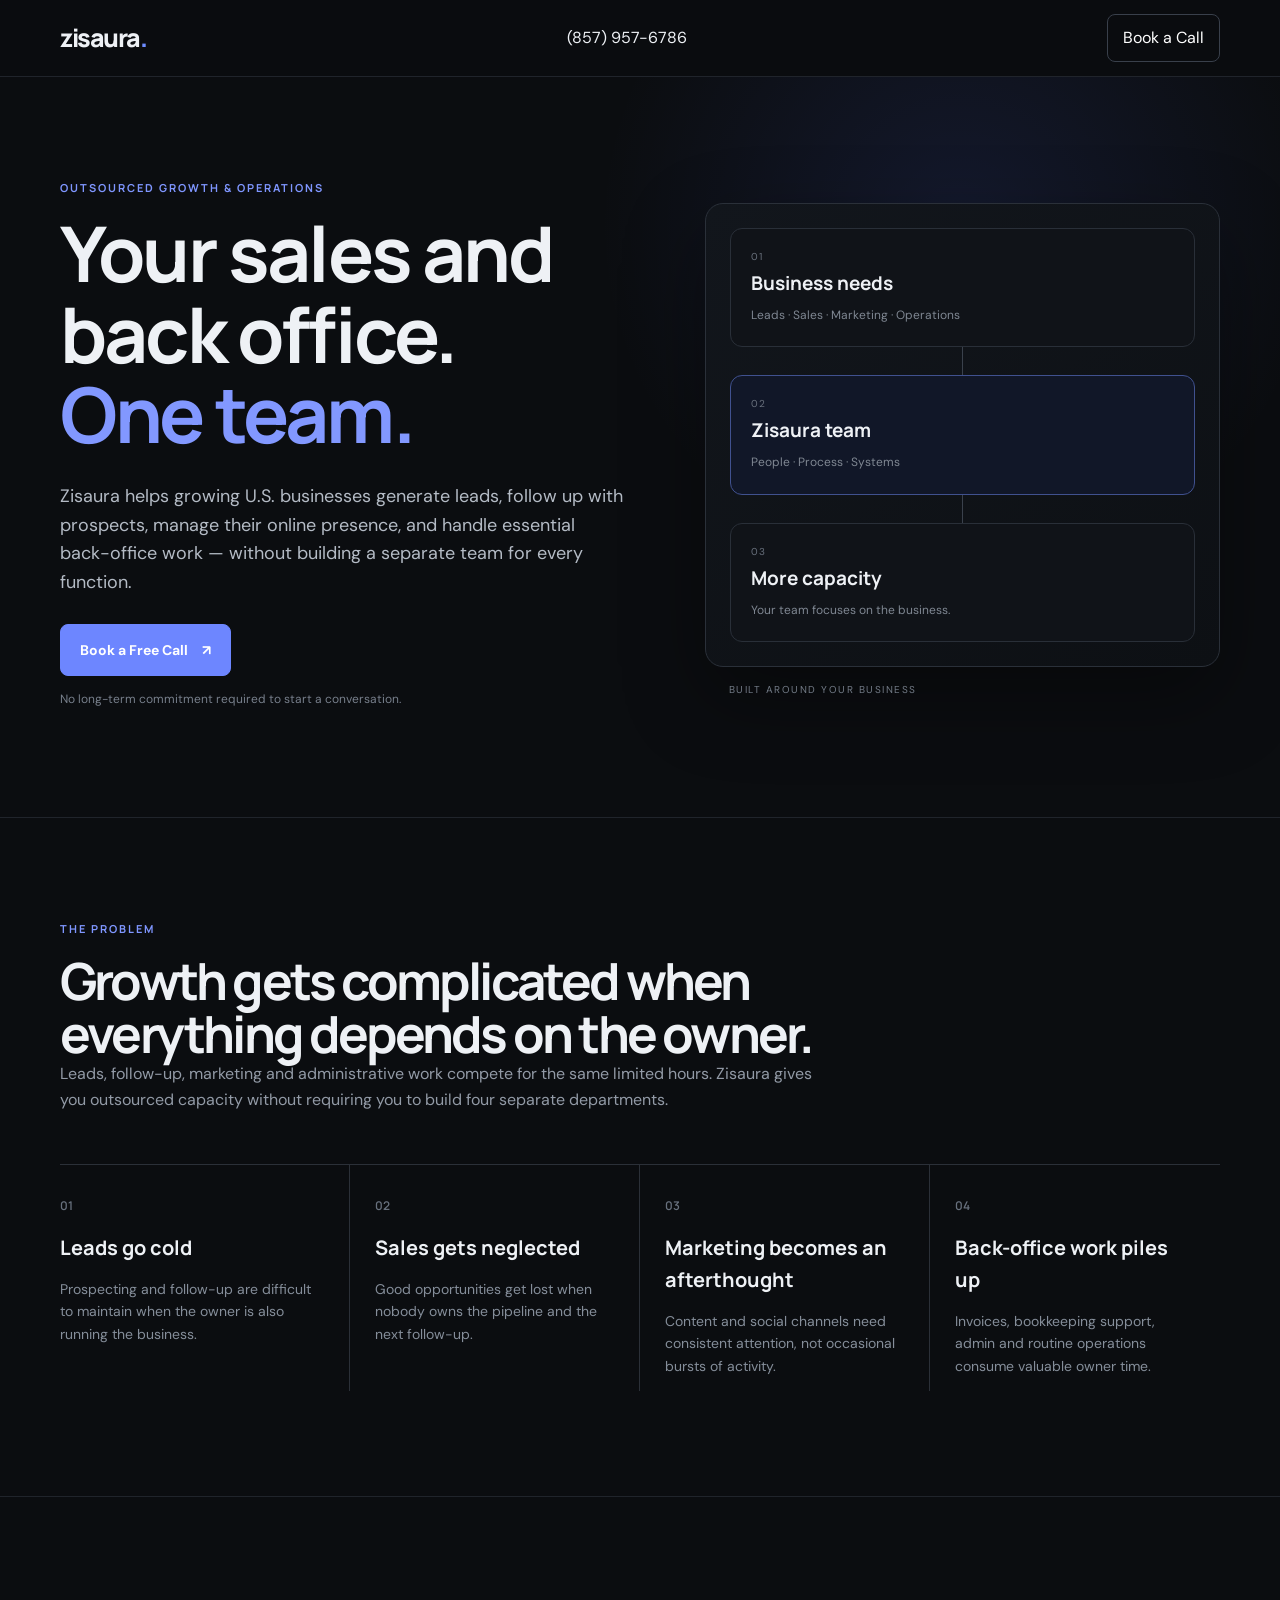
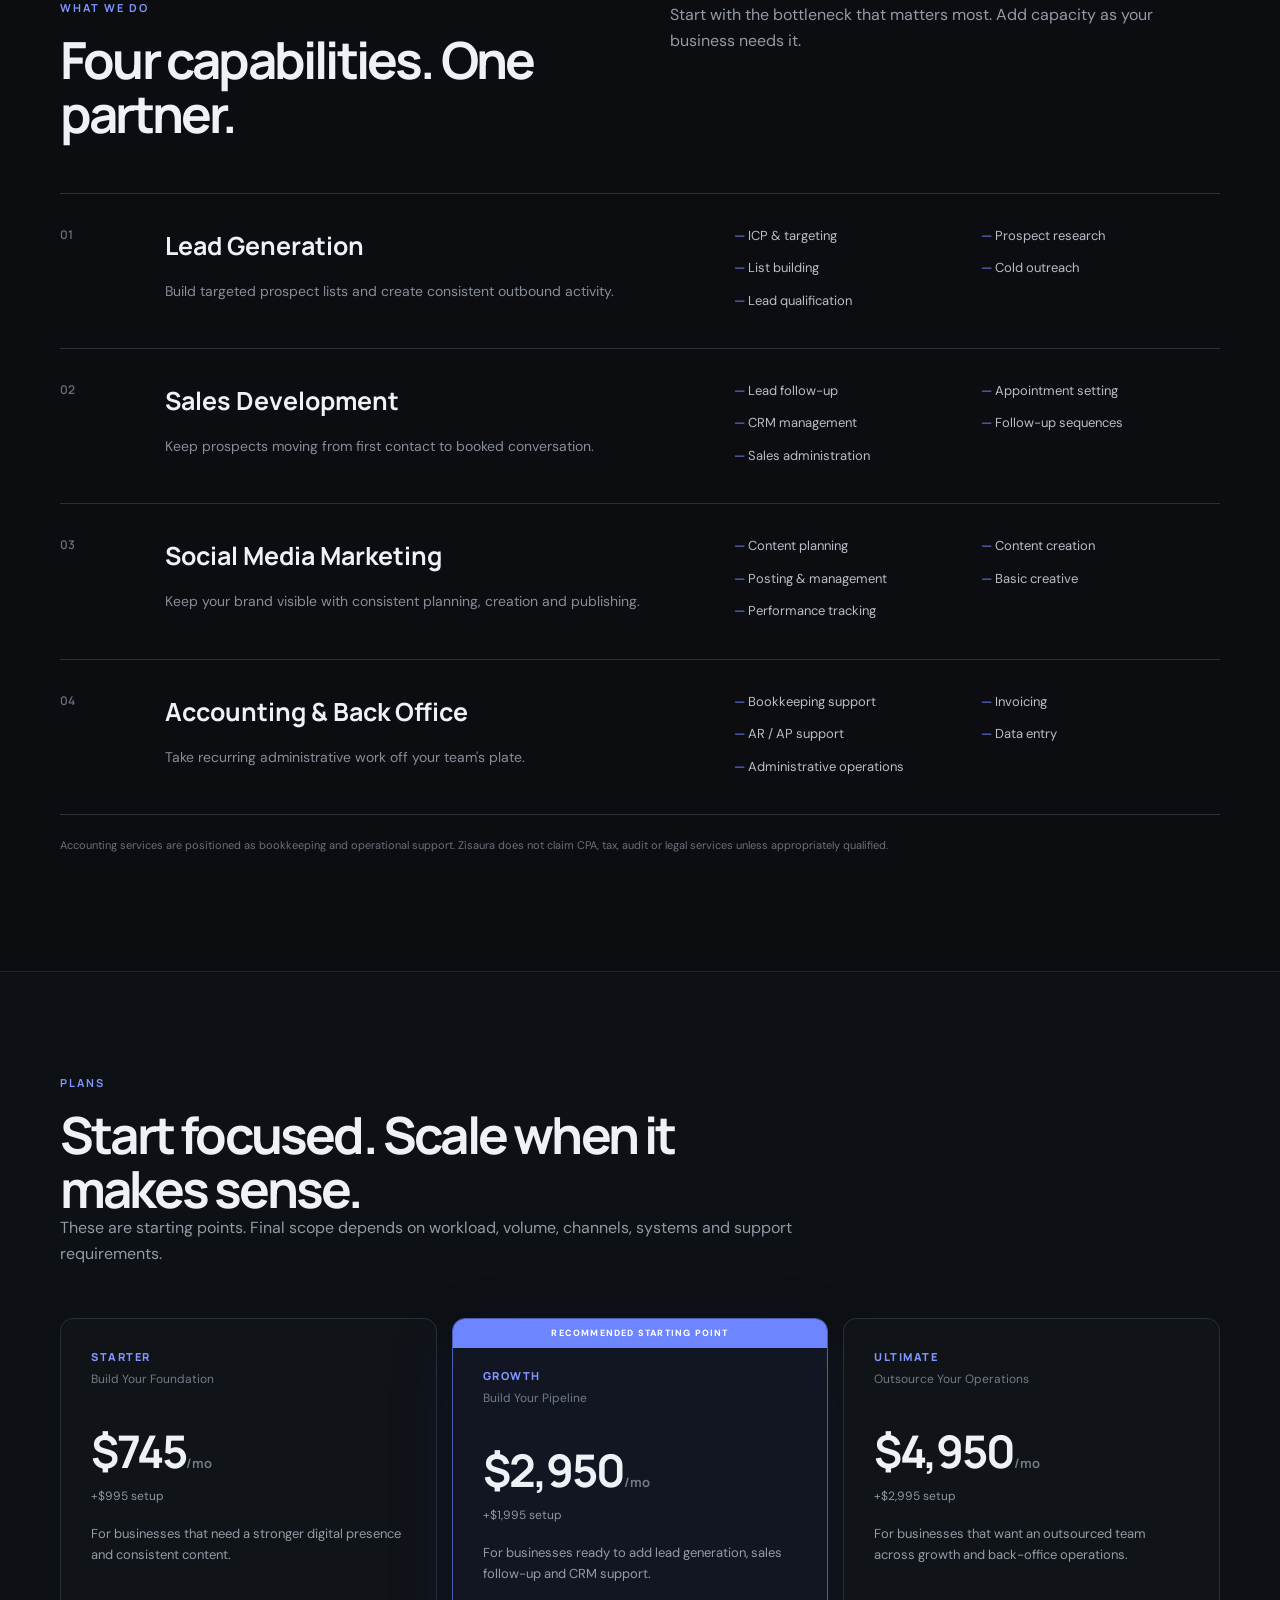
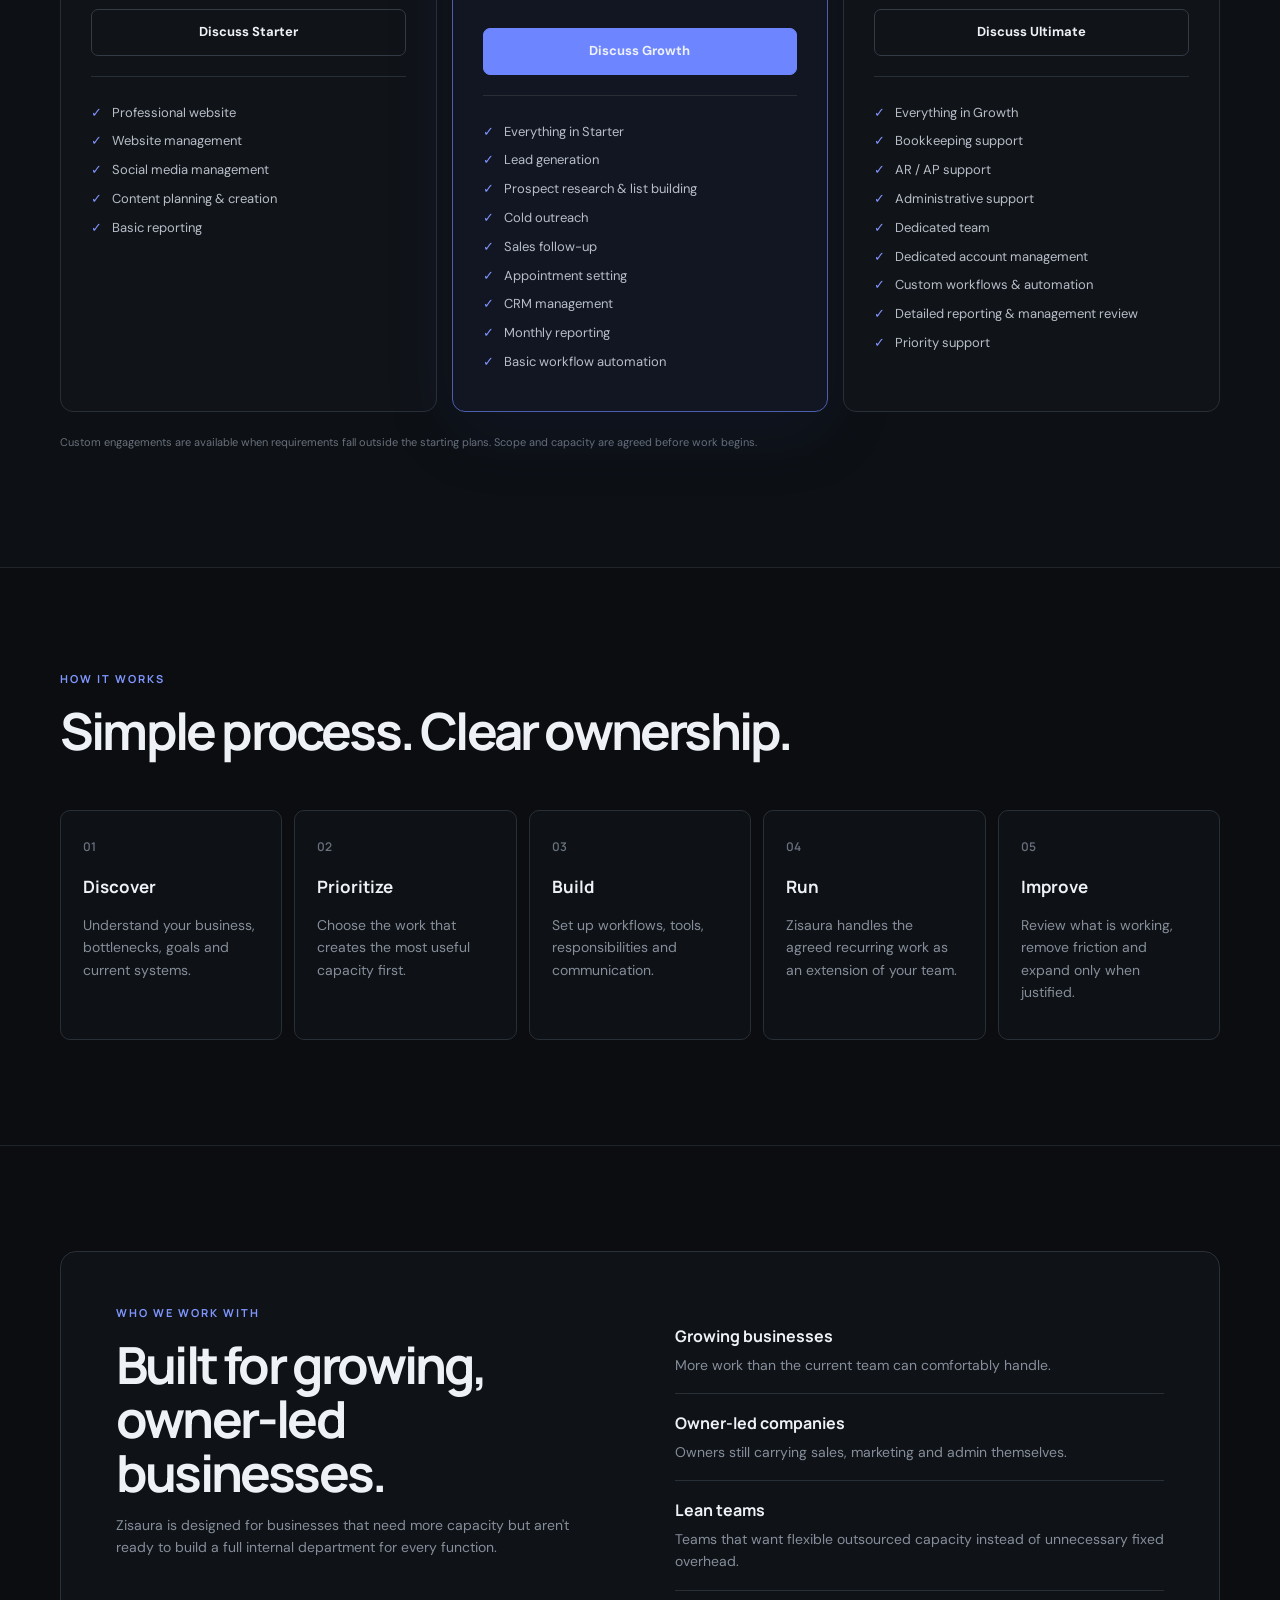
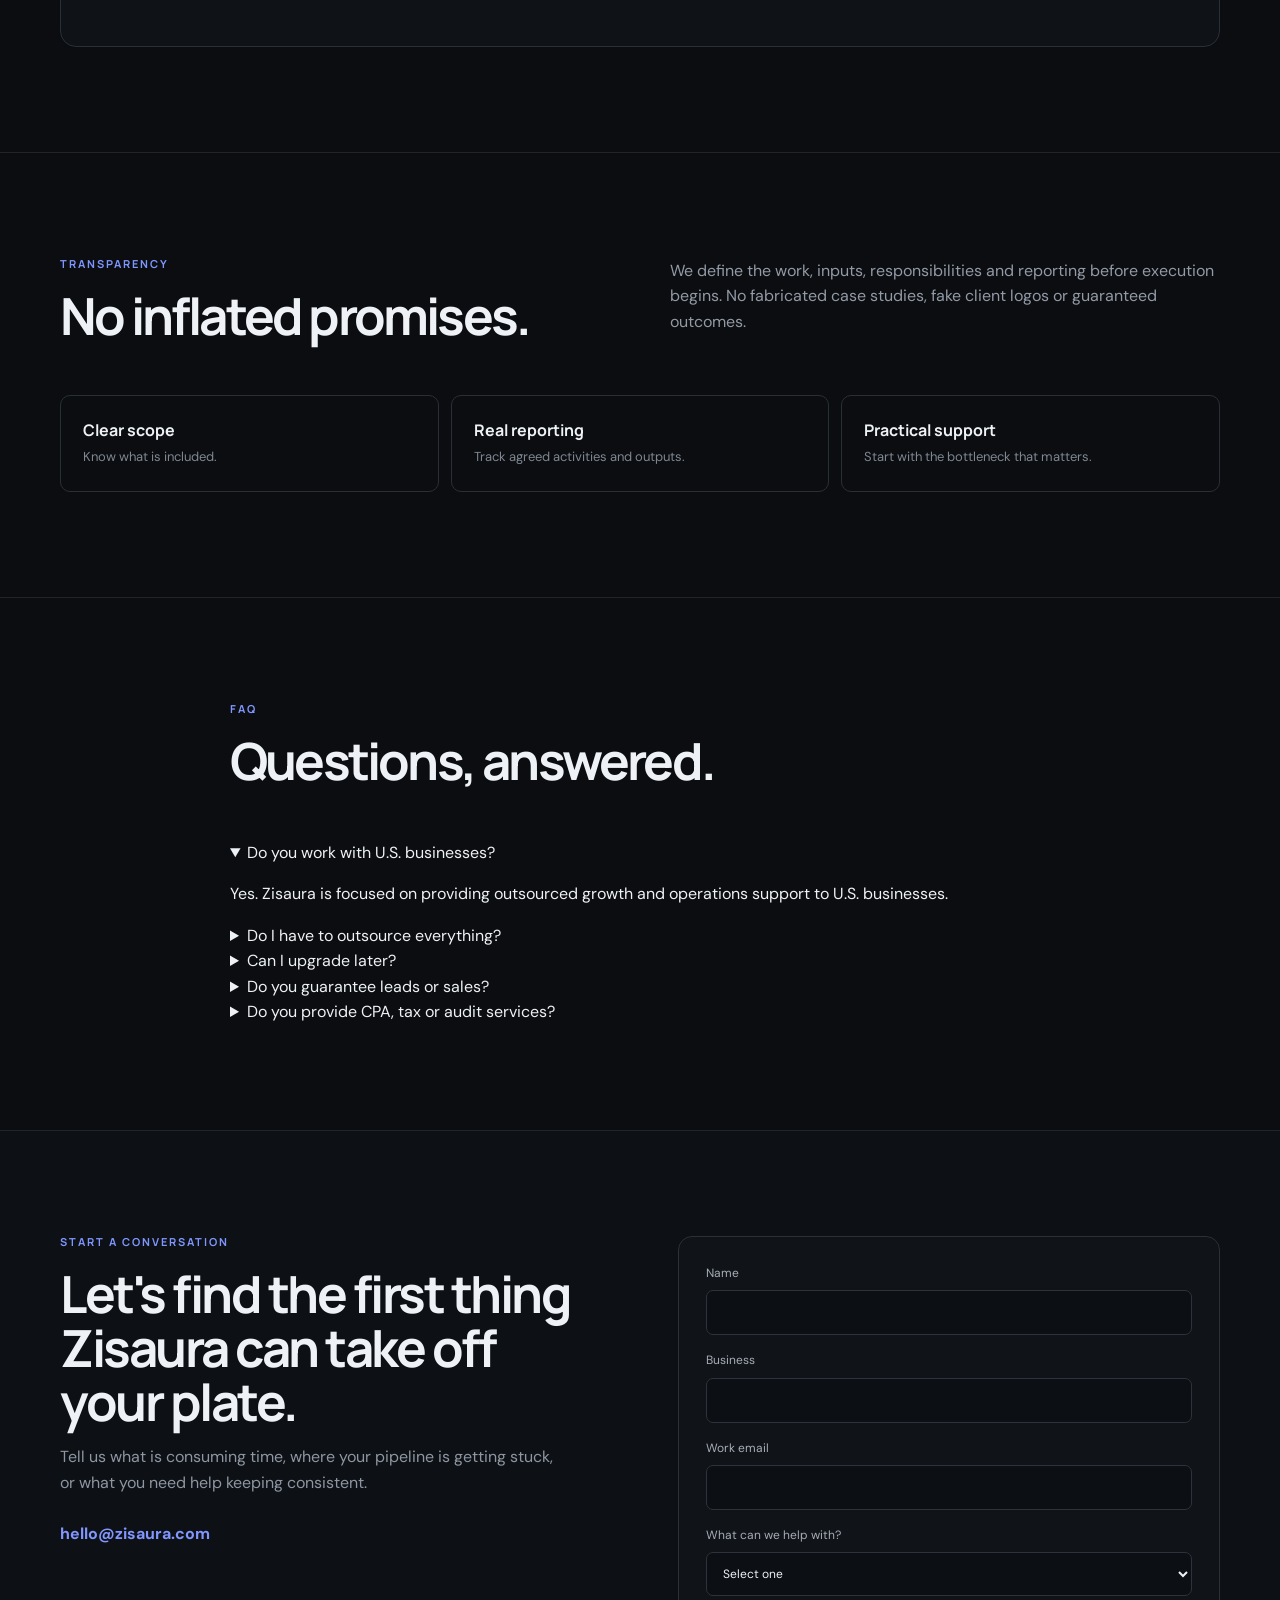
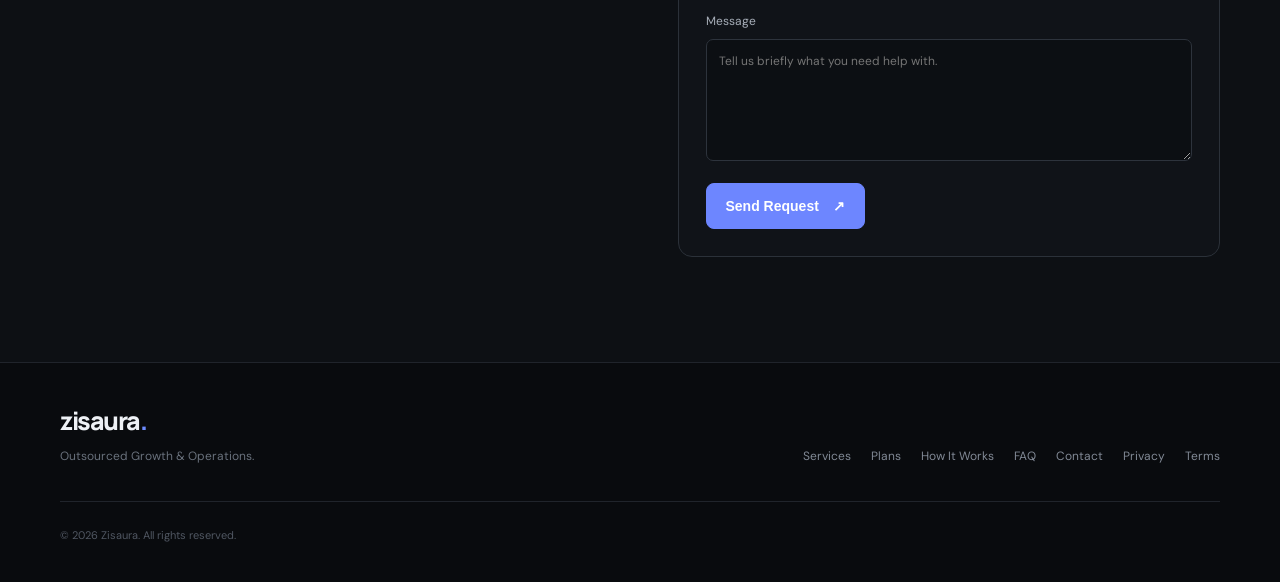
<file: index.html>
<!doctype html>
<html lang="en">
<head>
<meta charset="utf-8">
<meta name="viewport" content="width=device-width, initial-scale=1">
<meta name="description" content="Zisaura helps growing U.S. businesses with lead generation, sales follow-up, social media marketing, bookkeeping support and back-office operations.">
<title>Zisaura | Outsourced Sales, Marketing & Back-Office Support</title>
<link rel="preconnect" href="https://fonts.googleapis.com">
<link rel="icon" type="image/svg+xml" href="favicon.svg">
<link rel="icon" type="image/png" sizes="32x32" href="favicon-32x32.png">
<link rel="icon" type="image/png" sizes="16x16" href="favicon-16x16.png">
<link rel="apple-touch-icon" href="apple-touch-icon.png">
<link rel="icon" href="favicon.ico" sizes="any">
<link rel="preconnect" href="https://fonts.gstatic.com" crossorigin>
<link href="https://fonts.googleapis.com/css2?family=DM+Sans:wght@400;500;600;700&family=Manrope:wght@500;600;700;800&display=swap" rel="stylesheet">
<link rel="stylesheet" href="style.css">
</head>
<body>
<header class="site-header"><div class="container nav-wrap">
<a class="logo" href="#top">zisaura<span>.</span></a>
<button class="menu-toggle" aria-label="Open menu" aria-expanded="false">☰</button>
<a class="nav-phone" href="tel:+18579576786">(857) 957-6786</a>
<a class="nav-cta" href="https://calendly.com/abakar36/zisaura-growth-consultation" target="_blank" rel="noopener">Book a Call</a>
</div></header>

<main id="top">
<section class="hero"><div class="container hero-grid">
<div><div class="eyebrow">OUTSOURCED GROWTH & OPERATIONS</div>
<h1>Your sales and back office.<br><em>One team.</em></h1>
<p class="hero-copy">Zisaura helps growing U.S. businesses generate leads, follow up with prospects, manage their online presence, and handle essential back-office work — without building a separate team for every function.</p>
<a class="button button-primary" href="https://calendly.com/abakar36/zisaura-growth-consultation" target="_blank" rel="noopener">Book a Free Call <span>↗</span></a><p class="microcopy">No long-term commitment required to start a conversation.</p></div>
<div class="hero-visual"><div class="flow-card">
<div class="flow-node"><small>01</small><strong>Business needs</strong><span>Leads · Sales · Marketing · Operations</span></div><div class="flow-line"></div>
<div class="flow-node accent-node"><small>02</small><strong>Zisaura team</strong><span>People · Process · Systems</span></div><div class="flow-line"></div>
<div class="flow-node"><small>03</small><strong>More capacity</strong><span>Your team focuses on the business.</span></div>
</div><div class="hero-tag">BUILT AROUND YOUR BUSINESS</div></div>
</div></section>

<section class="section"><div class="container"><div class="section-intro"><div class="eyebrow">THE PROBLEM</div><h2>Growth gets complicated when everything depends on the owner.</h2><p>Leads, follow-up, marketing and administrative work compete for the same limited hours. Zisaura gives you outsourced capacity without requiring you to build four separate departments.</p></div>
<div class="problem-grid">
<article><span>01</span><h3>Leads go cold</h3><p>Prospecting and follow-up are difficult to maintain when the owner is also running the business.</p></article>
<article><span>02</span><h3>Sales gets neglected</h3><p>Good opportunities get lost when nobody owns the pipeline and the next follow-up.</p></article>
<article><span>03</span><h3>Marketing becomes an afterthought</h3><p>Content and social channels need consistent attention, not occasional bursts of activity.</p></article>
<article><span>04</span><h3>Back-office work piles up</h3><p>Invoices, bookkeeping support, admin and routine operations consume valuable owner time.</p></article>
</div></div></section>

<section id="services" class="section"><div class="container">
<div class="section-intro split"><div><div class="eyebrow">WHAT WE DO</div><h2>Four capabilities. One partner.</h2></div><p>Start with the bottleneck that matters most. Add capacity as your business needs it.</p></div>
<div class="service-list">
<article class="service-row"><div class="service-number">01</div><div><h3>Lead Generation</h3><p>Build targeted prospect lists and create consistent outbound activity.</p></div><ul><li>ICP & targeting</li><li>Prospect research</li><li>List building</li><li>Cold outreach</li><li>Lead qualification</li></ul></article>
<article class="service-row"><div class="service-number">02</div><div><h3>Sales Development</h3><p>Keep prospects moving from first contact to booked conversation.</p></div><ul><li>Lead follow-up</li><li>Appointment setting</li><li>CRM management</li><li>Follow-up sequences</li><li>Sales administration</li></ul></article>
<article class="service-row"><div class="service-number">03</div><div><h3>Social Media Marketing</h3><p>Keep your brand visible with consistent planning, creation and publishing.</p></div><ul><li>Content planning</li><li>Content creation</li><li>Posting & management</li><li>Basic creative</li><li>Performance tracking</li></ul></article>
<article class="service-row"><div class="service-number">04</div><div><h3>Accounting & Back Office</h3><p>Take recurring administrative work off your team's plate.</p></div><ul><li>Bookkeeping support</li><li>Invoicing</li><li>AR / AP support</li><li>Data entry</li><li>Administrative operations</li></ul></article>
</div><p class="disclaimer">Accounting services are positioned as bookkeeping and operational support. Zisaura does not claim CPA, tax, audit or legal services unless appropriately qualified.</p>
</div></section>

<section id="plans" class="section plans"><div class="container">
<div class="section-intro"><div class="eyebrow">PLANS</div><h2>Start focused. Scale when it makes sense.</h2><p>These are starting points. Final scope depends on workload, volume, channels, systems and support requirements.</p></div>
<div class="plans-grid">
<article class="plan"><div class="plan-top"><span class="plan-label">STARTER</span><span class="plan-use">Build Your Foundation</span></div><h3>$745<span>/mo</span></h3><p class="setup">+$995 setup</p><p>For businesses that need a stronger digital presence and consistent content.</p><a href="#contact" class="plan-button">Discuss Starter</a><ul class="check-list"><li>Professional website</li><li>Website management</li><li>Social media management</li><li>Content planning & creation</li><li>Basic reporting</li></ul></article>
<article class="plan featured"><div class="recommended">RECOMMENDED STARTING POINT</div><div class="plan-top"><span class="plan-label">GROWTH</span><span class="plan-use">Build Your Pipeline</span></div><h3>$2,950<span>/mo</span></h3><p class="setup">+$1,995 setup</p><p>For businesses ready to add lead generation, sales follow-up and CRM support.</p><a href="#contact" class="plan-button">Discuss Growth</a><ul class="check-list"><li>Everything in Starter</li><li>Lead generation</li><li>Prospect research & list building</li><li>Cold outreach</li><li>Sales follow-up</li><li>Appointment setting</li><li>CRM management</li><li>Monthly reporting</li><li>Basic workflow automation</li></ul></article>
<article class="plan"><div class="plan-top"><span class="plan-label">ULTIMATE</span><span class="plan-use">Outsource Your Operations</span></div><h3>$4,950<span>/mo</span></h3><p class="setup">+$2,995 setup</p><p>For businesses that want an outsourced team across growth and back-office operations.</p><a href="#contact" class="plan-button">Discuss Ultimate</a><ul class="check-list"><li>Everything in Growth</li><li>Bookkeeping support</li><li>AR / AP support</li><li>Administrative support</li><li>Dedicated team</li><li>Dedicated account management</li><li>Custom workflows & automation</li><li>Detailed reporting & management review</li><li>Priority support</li></ul></article>
</div><p class="plans-note">Custom engagements are available when requirements fall outside the starting plans. Scope and capacity are agreed before work begins.</p>
</div></section>

<section id="process" class="section"><div class="container"><div class="section-intro"><div class="eyebrow">HOW IT WORKS</div><h2>Simple process. Clear ownership.</h2></div>
<div class="process-grid"><article><span>01</span><h3>Discover</h3><p>Understand your business, bottlenecks, goals and current systems.</p></article><article><span>02</span><h3>Prioritize</h3><p>Choose the work that creates the most useful capacity first.</p></article><article><span>03</span><h3>Build</h3><p>Set up workflows, tools, responsibilities and communication.</p></article><article><span>04</span><h3>Run</h3><p>Zisaura handles the agreed recurring work as an extension of your team.</p></article><article><span>05</span><h3>Improve</h3><p>Review what is working, remove friction and expand only when justified.</p></article></div></div></section>

<section class="section"><div class="container fit-box"><div><div class="eyebrow">WHO WE WORK WITH</div><h2>Built for growing, owner-led businesses.</h2><p>Zisaura is designed for businesses that need more capacity but aren't ready to build a full internal department for every function.</p></div>
<div class="fit-list"><div><strong>Growing businesses</strong><span>More work than the current team can comfortably handle.</span></div><div><strong>Owner-led companies</strong><span>Owners still carrying sales, marketing and admin themselves.</span></div><div><strong>Lean teams</strong><span>Teams that want flexible outsourced capacity instead of unnecessary fixed overhead.</span></div></div></div></section>

<section class="section"><div class="container"><div class="section-intro split"><div><div class="eyebrow">TRANSPARENCY</div><h2>No inflated promises.</h2></div><p>We define the work, inputs, responsibilities and reporting before execution begins. No fabricated case studies, fake client logos or guaranteed outcomes.</p></div>
<div class="principles"><div><strong>Clear scope</strong><span>Know what is included.</span></div><div><strong>Real reporting</strong><span>Track agreed activities and outputs.</span></div><div><strong>Practical support</strong><span>Start with the bottleneck that matters.</span></div></div></div></section>

<section id="faq" class="section"><div class="container narrow"><div class="section-intro"><div class="eyebrow">FAQ</div><h2>Questions, answered.</h2></div>
<details open><summary>Do you work with U.S. businesses?</summary><p>Yes. Zisaura is focused on providing outsourced growth and operations support to U.S. businesses.</p></details>
<details><summary>Do I have to outsource everything?</summary><p>No. You can start with one service or one bottleneck and expand as your needs grow.</p></details>
<details><summary>Can I upgrade later?</summary><p>Yes. Scope can be expanded when additional capacity makes sense for the business.</p></details>
<details><summary>Do you guarantee leads or sales?</summary><p>No. Lead and sales outcomes depend on the market, offer, targeting, pricing, sales process and other factors. We focus on clearly defined activities, systems and agreed deliverables.</p></details>
<details><summary>Do you provide CPA, tax or audit services?</summary><p>Zisaura can provide bookkeeping and accounting-related operational support. CPA, tax, audit and legal services are not represented unless the appropriate qualified professional is involved.</p></details>
</div></section>

<section id="contact" class="section contact"><div class="container contact-grid"><div><div class="eyebrow">START A CONVERSATION</div><h2>Let's find the first thing Zisaura can take off your plate.</h2><p>Tell us what is consuming time, where your pipeline is getting stuck, or what you need help keeping consistent.</p><div class="contact-email">hello@zisaura.com</div></div>
<form id="contactForm" class="contact-form" action="https://formspree.io/f/mqpabpep" method="POST"><label>Name<input name="name" required></label><label>Business<input name="business" required></label><label>Work email<input type="email" name="email" required></label>
<label>What can we help with?<select name="interest" required><option value="">Select one</option><option>Lead Generation</option><option>Sales Development</option><option>Social Media Marketing</option><option>Accounting & Back Office</option><option>Starter Plan</option><option>Growth Plan</option><option>Ultimate Plan</option><option>Not sure yet</option></select></label>
<label>Message<textarea name="message" rows="5" placeholder="Tell us briefly what you need help with."></textarea></label>
<button class="button button-primary" type="submit">Send Request <span>↗</span></button></div></section>
</main>

<footer class="footer"><div class="container footer-wrap"><div><a class="logo" href="#top">zisaura<span>.</span></a><p>Outsourced Growth & Operations.</p></div><div class="footer-links"><a href="#services">Services</a><a href="#plans">Plans</a><a href="#process">How It Works</a><a href="#faq">FAQ</a><a href="#contact">Contact</a><a href="privacy-policy.html">Privacy</a><a href="terms-of-service.html">Terms</a></div><div class="copyright">© <span id="year"></span> Zisaura. All rights reserved.</div></div></footer>
<script src="script.js"></script>
</body>
</html>
</file>
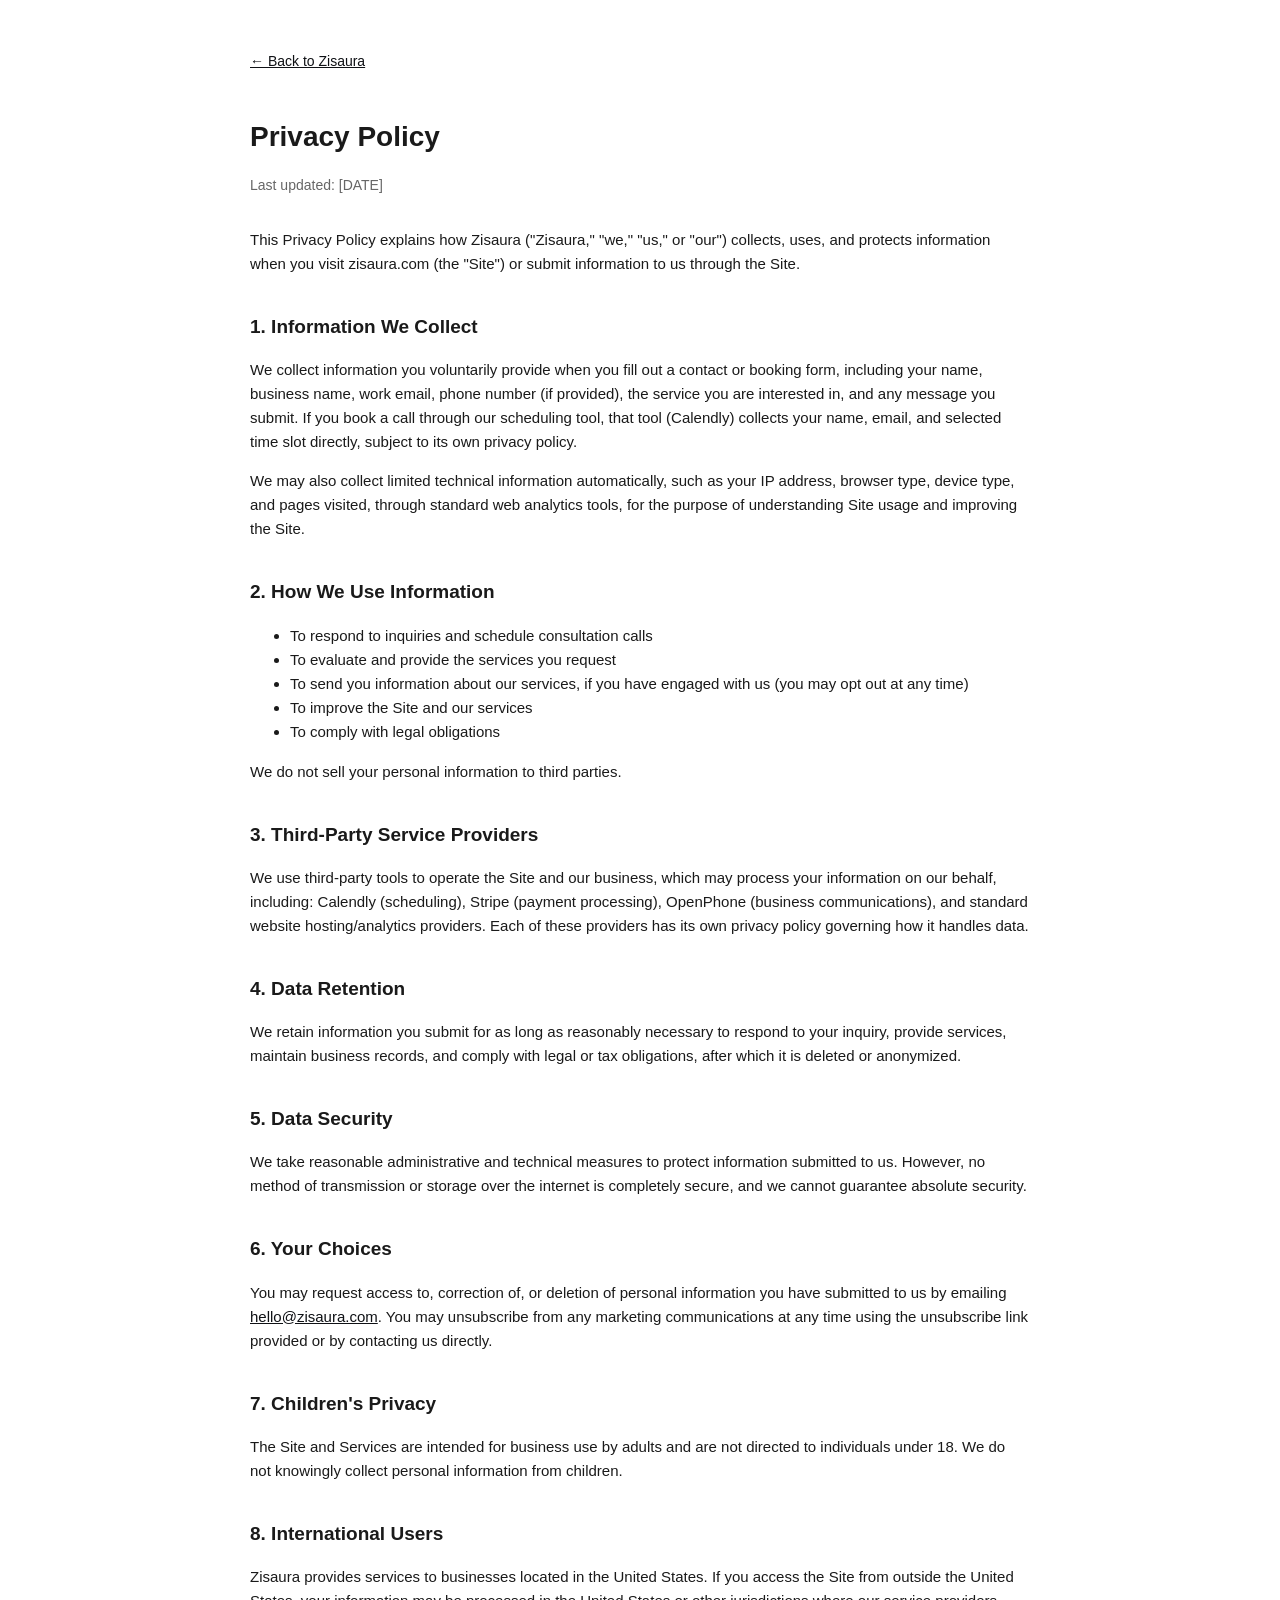
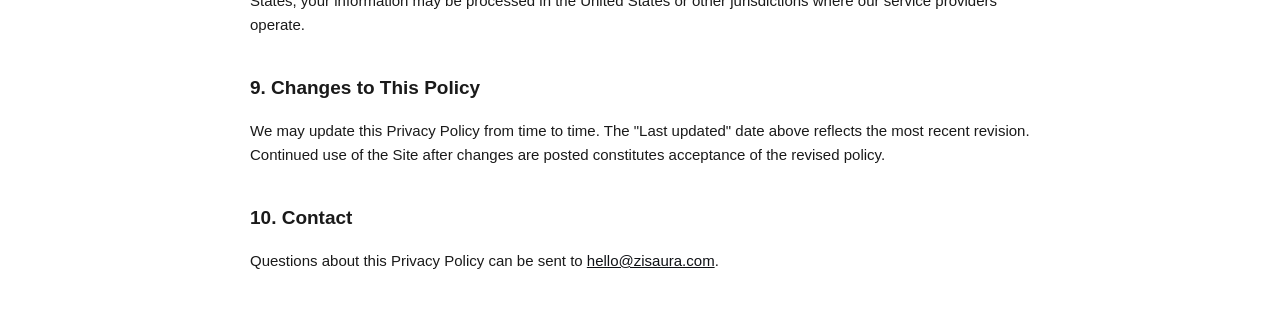
<file: privacy-policy.html>
<!DOCTYPE html>
<html lang="en">
<head>
<meta charset="UTF-8">
<meta name="viewport" content="width=device-width, initial-scale=1">
<title>Privacy Policy | Zisaura</title>
<meta name="description" content="Privacy Policy for Zisaura outsourced sales, marketing, and back-office support.">
<style>
  body{font-family:Arial,Helvetica,sans-serif;max-width:780px;margin:0 auto;padding:48px 24px;line-height:1.6;color:#1a1a1a;}
  h1{font-size:28px;margin-bottom:4px;}
  .updated{color:#666;font-size:14px;margin-bottom:32px;}
  h2{font-size:19px;margin-top:36px;}
  p,li{font-size:15px;}
  a{color:#0f1115;}
  .back{display:inline-block;margin-bottom:24px;font-size:14px;}
</style>
</head>
<body>
<a class="back" href="/">← Back to Zisaura</a>
<h1>Privacy Policy</h1>
<p class="updated">Last updated: [DATE]</p>

<p>This Privacy Policy explains how Zisaura ("Zisaura," "we," "us," or "our") collects, uses, and protects information when you visit zisaura.com (the "Site") or submit information to us through the Site.</p>

<h2>1. Information We Collect</h2>
<p>We collect information you voluntarily provide when you fill out a contact or booking form, including your name, business name, work email, phone number (if provided), the service you are interested in, and any message you submit. If you book a call through our scheduling tool, that tool (Calendly) collects your name, email, and selected time slot directly, subject to its own privacy policy.</p>
<p>We may also collect limited technical information automatically, such as your IP address, browser type, device type, and pages visited, through standard web analytics tools, for the purpose of understanding Site usage and improving the Site.</p>

<h2>2. How We Use Information</h2>
<ul>
  <li>To respond to inquiries and schedule consultation calls</li>
  <li>To evaluate and provide the services you request</li>
  <li>To send you information about our services, if you have engaged with us (you may opt out at any time)</li>
  <li>To improve the Site and our services</li>
  <li>To comply with legal obligations</li>
</ul>
<p>We do not sell your personal information to third parties.</p>

<h2>3. Third-Party Service Providers</h2>
<p>We use third-party tools to operate the Site and our business, which may process your information on our behalf, including: Calendly (scheduling), Stripe (payment processing), OpenPhone (business communications), and standard website hosting/analytics providers. Each of these providers has its own privacy policy governing how it handles data.</p>

<h2>4. Data Retention</h2>
<p>We retain information you submit for as long as reasonably necessary to respond to your inquiry, provide services, maintain business records, and comply with legal or tax obligations, after which it is deleted or anonymized.</p>

<h2>5. Data Security</h2>
<p>We take reasonable administrative and technical measures to protect information submitted to us. However, no method of transmission or storage over the internet is completely secure, and we cannot guarantee absolute security.</p>

<h2>6. Your Choices</h2>
<p>You may request access to, correction of, or deletion of personal information you have submitted to us by emailing <a href="mailto:hello@zisaura.com">hello@zisaura.com</a>. You may unsubscribe from any marketing communications at any time using the unsubscribe link provided or by contacting us directly.</p>

<h2>7. Children's Privacy</h2>
<p>The Site and Services are intended for business use by adults and are not directed to individuals under 18. We do not knowingly collect personal information from children.</p>

<h2>8. International Users</h2>
<p>Zisaura provides services to businesses located in the United States. If you access the Site from outside the United States, your information may be processed in the United States or other jurisdictions where our service providers operate.</p>

<h2>9. Changes to This Policy</h2>
<p>We may update this Privacy Policy from time to time. The "Last updated" date above reflects the most recent revision. Continued use of the Site after changes are posted constitutes acceptance of the revised policy.</p>

<h2>10. Contact</h2>
<p>Questions about this Privacy Policy can be sent to <a href="mailto:hello@zisaura.com">hello@zisaura.com</a>.</p>

</body>
</html>
</file>
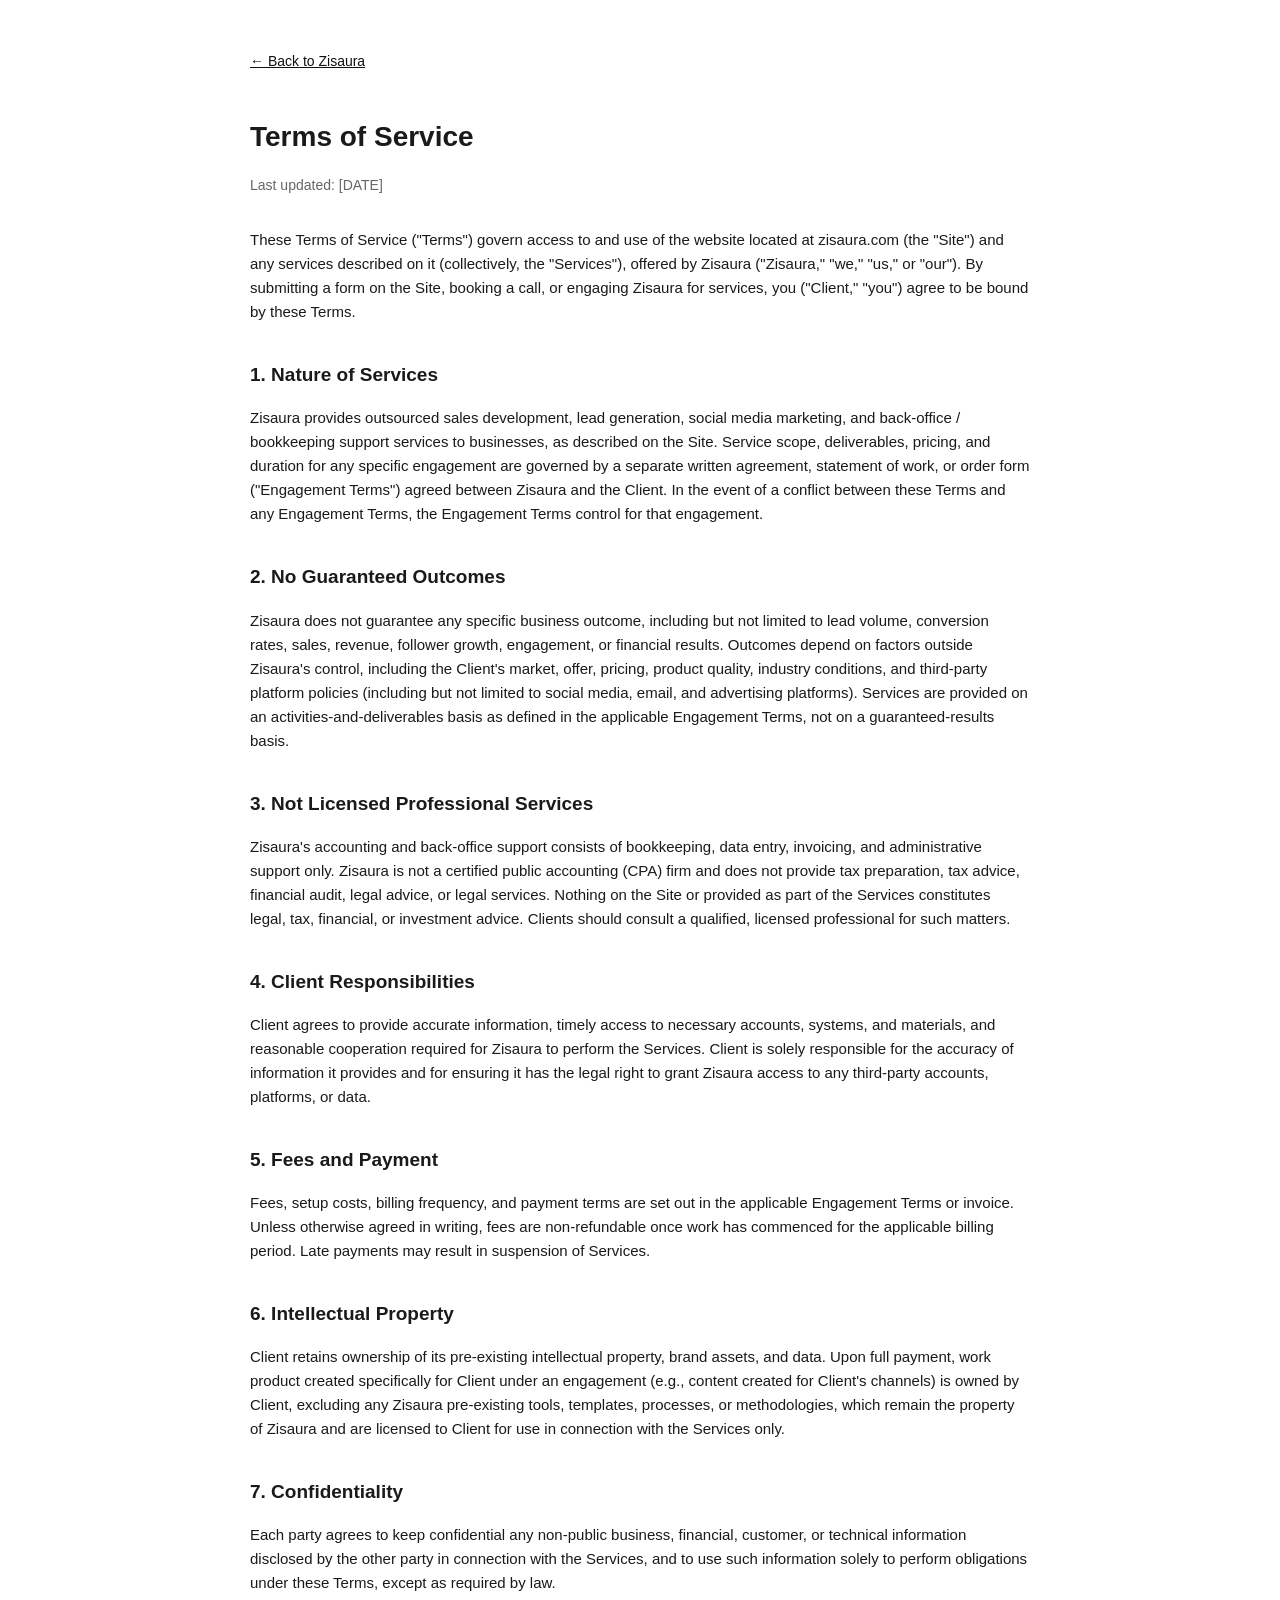
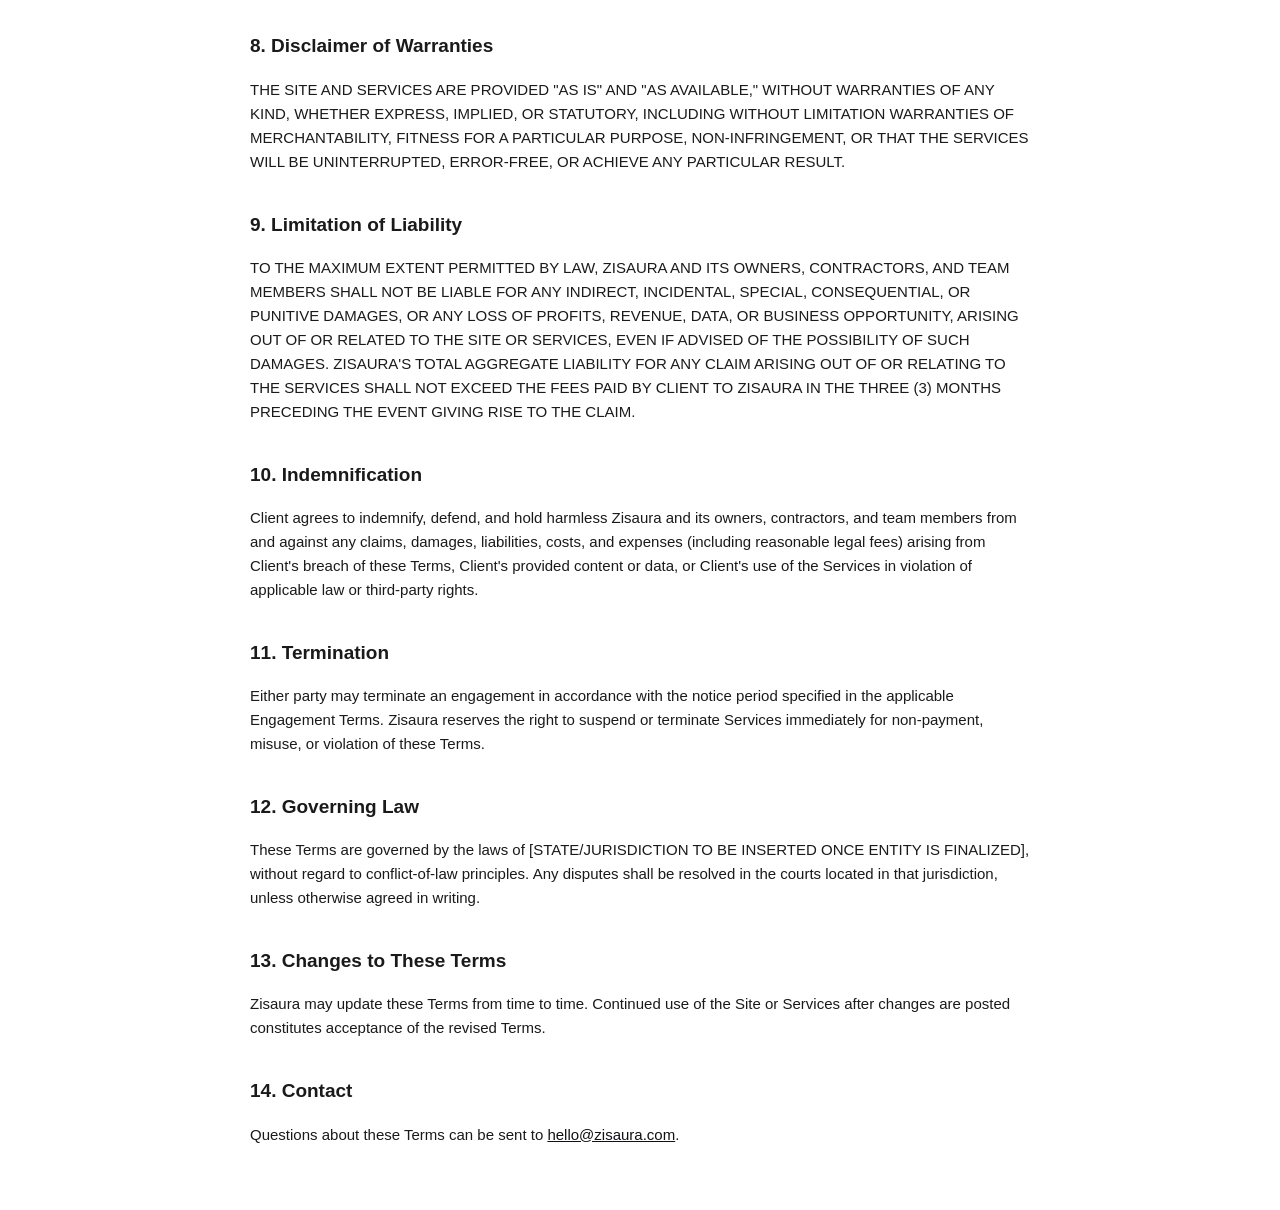
<file: terms-of-service.html>
<!DOCTYPE html>
<html lang="en">
<head>
<meta charset="UTF-8">
<meta name="viewport" content="width=device-width, initial-scale=1">
<title>Terms of Service | Zisaura</title>
<meta name="description" content="Terms of Service for Zisaura outsourced sales, marketing, and back-office support.">
<style>
  body{font-family:Arial,Helvetica,sans-serif;max-width:780px;margin:0 auto;padding:48px 24px;line-height:1.6;color:#1a1a1a;}
  h1{font-size:28px;margin-bottom:4px;}
  .updated{color:#666;font-size:14px;margin-bottom:32px;}
  h2{font-size:19px;margin-top:36px;}
  p,li{font-size:15px;}
  a{color:#0f1115;}
  .back{display:inline-block;margin-bottom:24px;font-size:14px;}
</style>
</head>
<body>
<a class="back" href="/">← Back to Zisaura</a>
<h1>Terms of Service</h1>
<p class="updated">Last updated: [DATE]</p>

<p>These Terms of Service ("Terms") govern access to and use of the website located at zisaura.com (the "Site") and any services described on it (collectively, the "Services"), offered by Zisaura ("Zisaura," "we," "us," or "our"). By submitting a form on the Site, booking a call, or engaging Zisaura for services, you ("Client," "you") agree to be bound by these Terms.</p>

<h2>1. Nature of Services</h2>
<p>Zisaura provides outsourced sales development, lead generation, social media marketing, and back-office / bookkeeping support services to businesses, as described on the Site. Service scope, deliverables, pricing, and duration for any specific engagement are governed by a separate written agreement, statement of work, or order form ("Engagement Terms") agreed between Zisaura and the Client. In the event of a conflict between these Terms and any Engagement Terms, the Engagement Terms control for that engagement.</p>

<h2>2. No Guaranteed Outcomes</h2>
<p>Zisaura does not guarantee any specific business outcome, including but not limited to lead volume, conversion rates, sales, revenue, follower growth, engagement, or financial results. Outcomes depend on factors outside Zisaura's control, including the Client's market, offer, pricing, product quality, industry conditions, and third-party platform policies (including but not limited to social media, email, and advertising platforms). Services are provided on an activities-and-deliverables basis as defined in the applicable Engagement Terms, not on a guaranteed-results basis.</p>

<h2>3. Not Licensed Professional Services</h2>
<p>Zisaura's accounting and back-office support consists of bookkeeping, data entry, invoicing, and administrative support only. Zisaura is not a certified public accounting (CPA) firm and does not provide tax preparation, tax advice, financial audit, legal advice, or legal services. Nothing on the Site or provided as part of the Services constitutes legal, tax, financial, or investment advice. Clients should consult a qualified, licensed professional for such matters.</p>

<h2>4. Client Responsibilities</h2>
<p>Client agrees to provide accurate information, timely access to necessary accounts, systems, and materials, and reasonable cooperation required for Zisaura to perform the Services. Client is solely responsible for the accuracy of information it provides and for ensuring it has the legal right to grant Zisaura access to any third-party accounts, platforms, or data.</p>

<h2>5. Fees and Payment</h2>
<p>Fees, setup costs, billing frequency, and payment terms are set out in the applicable Engagement Terms or invoice. Unless otherwise agreed in writing, fees are non-refundable once work has commenced for the applicable billing period. Late payments may result in suspension of Services.</p>

<h2>6. Intellectual Property</h2>
<p>Client retains ownership of its pre-existing intellectual property, brand assets, and data. Upon full payment, work product created specifically for Client under an engagement (e.g., content created for Client's channels) is owned by Client, excluding any Zisaura pre-existing tools, templates, processes, or methodologies, which remain the property of Zisaura and are licensed to Client for use in connection with the Services only.</p>

<h2>7. Confidentiality</h2>
<p>Each party agrees to keep confidential any non-public business, financial, customer, or technical information disclosed by the other party in connection with the Services, and to use such information solely to perform obligations under these Terms, except as required by law.</p>

<h2>8. Disclaimer of Warranties</h2>
<p>THE SITE AND SERVICES ARE PROVIDED "AS IS" AND "AS AVAILABLE," WITHOUT WARRANTIES OF ANY KIND, WHETHER EXPRESS, IMPLIED, OR STATUTORY, INCLUDING WITHOUT LIMITATION WARRANTIES OF MERCHANTABILITY, FITNESS FOR A PARTICULAR PURPOSE, NON-INFRINGEMENT, OR THAT THE SERVICES WILL BE UNINTERRUPTED, ERROR-FREE, OR ACHIEVE ANY PARTICULAR RESULT.</p>

<h2>9. Limitation of Liability</h2>
<p>TO THE MAXIMUM EXTENT PERMITTED BY LAW, ZISAURA AND ITS OWNERS, CONTRACTORS, AND TEAM MEMBERS SHALL NOT BE LIABLE FOR ANY INDIRECT, INCIDENTAL, SPECIAL, CONSEQUENTIAL, OR PUNITIVE DAMAGES, OR ANY LOSS OF PROFITS, REVENUE, DATA, OR BUSINESS OPPORTUNITY, ARISING OUT OF OR RELATED TO THE SITE OR SERVICES, EVEN IF ADVISED OF THE POSSIBILITY OF SUCH DAMAGES. ZISAURA'S TOTAL AGGREGATE LIABILITY FOR ANY CLAIM ARISING OUT OF OR RELATING TO THE SERVICES SHALL NOT EXCEED THE FEES PAID BY CLIENT TO ZISAURA IN THE THREE (3) MONTHS PRECEDING THE EVENT GIVING RISE TO THE CLAIM.</p>

<h2>10. Indemnification</h2>
<p>Client agrees to indemnify, defend, and hold harmless Zisaura and its owners, contractors, and team members from and against any claims, damages, liabilities, costs, and expenses (including reasonable legal fees) arising from Client's breach of these Terms, Client's provided content or data, or Client's use of the Services in violation of applicable law or third-party rights.</p>

<h2>11. Termination</h2>
<p>Either party may terminate an engagement in accordance with the notice period specified in the applicable Engagement Terms. Zisaura reserves the right to suspend or terminate Services immediately for non-payment, misuse, or violation of these Terms.</p>

<h2>12. Governing Law</h2>
<p>These Terms are governed by the laws of [STATE/JURISDICTION TO BE INSERTED ONCE ENTITY IS FINALIZED], without regard to conflict-of-law principles. Any disputes shall be resolved in the courts located in that jurisdiction, unless otherwise agreed in writing.</p>

<h2>13. Changes to These Terms</h2>
<p>Zisaura may update these Terms from time to time. Continued use of the Site or Services after changes are posted constitutes acceptance of the revised Terms.</p>

<h2>14. Contact</h2>
<p>Questions about these Terms can be sent to <a href="mailto:hello@zisaura.com">hello@zisaura.com</a>.</p>

</body>
</html>
</file>
<file: style.css>
*{box-sizing:border-box}html{scroll-behavior:smooth}body{margin:0;background:#0b0d10;color:#eef1f5;font-family:"DM Sans",sans-serif;line-height:1.6}a{color:inherit;text-decoration:none}.container{width:min(1160px,calc(100% - 40px));margin:auto}.site-header{position:sticky;top:0;z-index:20;background:rgba(11,13,16,.9);backdrop-filter:blur(16px);border-bottom:1px solid #20242b}.nav-wrap{height:76px;display:flex;align-items:center;justify-content:space-between}.logo{font-family:Manrope,sans-serif;font-size:25px;font-weight:800;letter-spacing:-1.5px}.logo span{color:#6d8cff}.nav{display:flex;align-items:center;gap:30px;font-size:14px;color:#b9c0ca}.nav a:hover{color:#fff}.nav-cta{border:1px solid #39404b;border-radius:8px;padding:10px 15px;color:#fff}.menu-toggle{display:none;background:none;border:0;color:#fff;font-size:24px}.hero{padding:105px 0 95px;border-bottom:1px solid #20242b;background:radial-gradient(circle at 75% 20%,rgba(83,111,255,.12),transparent 32%)}.hero-grid{display:grid;grid-template-columns:1.05fr .95fr;gap:75px;align-items:center}.eyebrow{font:700 11px/1 Manrope,sans-serif;letter-spacing:2px;color:#7f96ff;margin-bottom:20px}.hero h1,.section h2{font-family:Manrope,sans-serif;letter-spacing:-2.8px;line-height:1.05;margin:0}.hero h1{font-size:clamp(48px,6vw,78px)}.hero h1 em{font-style:normal;color:#8298ff}.hero-copy{max-width:650px;color:#b4bbc5;font-size:18px;margin:27px 0}.hero-actions{display:flex;gap:12px;flex-wrap:wrap}.button{display:inline-flex;align-items:center;justify-content:center;gap:14px;border-radius:8px;padding:14px 19px;border:1px solid #343a44;font-weight:700;font-size:14px;cursor:pointer}.button-primary{background:#6d86ff;color:#fff;border-color:#6d86ff}.button-secondary{background:#111419}.microcopy{font-size:12px;color:#777f8b;margin-top:14px}.hero-visual{position:relative}.flow-card{border:1px solid #2a3039;border-radius:18px;padding:24px;background:linear-gradient(145deg,#12161c,#0d1014);box-shadow:0 30px 80px rgba(0,0,0,.35)}.flow-node{padding:20px;border:1px solid #292f38;border-radius:12px;background:#101318}.flow-node small{display:block;color:#69717d;font-size:10px;letter-spacing:1px}.flow-node strong{display:block;font:700 19px Manrope,sans-serif;margin:5px 0}.flow-node span{font-size:12px;color:#7f8792}.accent-node{border-color:#40518f;background:#111728}.flow-line{height:28px;width:1px;background:#3a414c;margin:auto}.hero-tag{display:inline-block;margin:15px 0 0 24px;color:#737b87;font-size:10px;letter-spacing:1.5px}.section{padding:105px 0;border-bottom:1px solid #20242b}.section-intro{max-width:760px;margin-bottom:52px}.section-intro.split{display:grid;grid-template-columns:1fr 1fr;gap:60px;max-width:none}.section h2{font-size:clamp(35px,4vw,53px)}.section-intro p{color:#929aa6;font-size:16px;margin:0}.problem-grid{display:grid;grid-template-columns:repeat(4,1fr);border-top:1px solid #2b3038}.problem-grid article{padding:27px 25px 0 0;border-right:1px solid #2b3038}.problem-grid article:not(:first-child){padding-left:25px}.problem-grid article:last-child{border-right:0}.problem-grid span,.process-grid span{font:600 12px Manrope;color:#68717e}.problem-grid h3,.service-row h3,.plan h3,.process-grid h3{font-family:Manrope;margin:14px 0 8px}.problem-grid h3{font-size:20px}.problem-grid p,.service-row p,.process-grid p,.fit-box p,.fit-list span{color:#858e9a;font-size:14px}.service-list{border-top:1px solid #2b3038}.service-row{display:grid;grid-template-columns:70px 1.1fr 1fr;gap:35px;padding:32px 0;border-bottom:1px solid #2b3038}.service-number{font:600 12px Manrope;color:#66707d}.service-row h3{font-size:25px;margin-top:0}.service-row ul{list-style:none;margin:0;padding:0;display:grid;grid-template-columns:1fr 1fr;gap:7px;color:#b8bec7;font-size:13px}.service-row li:before{content:"— ";color:#6d86ff}.disclaimer,.plans-note{font-size:11px;color:#69717c;margin-top:22px}.plans{background:#0d1014}.plans-grid{display:grid;grid-template-columns:repeat(3,1fr);gap:15px}.plan{position:relative;border:1px solid #292f37;border-radius:13px;padding:30px;background:#101318}.plan.featured{border-color:#4b5fae;background:#111622;box-shadow:0 20px 70px rgba(42,63,145,.13)}.recommended{position:absolute;top:0;right:0;left:0;background:#6d86ff;color:#fff;text-align:center;font-size:9px;font-weight:800;letter-spacing:1.2px;padding:7px;border-radius:12px 12px 0 0}.featured{padding-top:49px}.plan-top{display:flex;flex-direction:column;gap:6px}.plan-label{font:800 11px Manrope;letter-spacing:1.5px;color:#8196ff}.plan-use{font-size:12px;color:#727b88}.plan h3{font-size:45px;letter-spacing:-2px;margin:25px 0 0}.plan h3 span{font-size:13px;color:#717985;letter-spacing:0}.setup{color:#8d95a0;font-size:12px!important;margin:0 0 18px!important}.plan>p:not(.setup){min-height:65px;color:#949ca7;font-size:13px}.plan-button{display:block;text-align:center;border:1px solid #343b46;padding:12px;border-radius:7px;font-weight:700;font-size:13px;margin:20px 0}.featured .plan-button{background:#6d86ff;border-color:#6d86ff}.check-list{border-top:1px solid #282e36;margin:20px 0 0;padding:18px 0 0;list-style:none;color:#b7bec8;font-size:13px}.check-list li{margin:8px 0}.check-list li:before{content:"✓";color:#8094ff;margin-right:10px}.process-grid{display:grid;grid-template-columns:repeat(5,1fr);gap:12px}.process-grid article{border:1px solid #292f37;border-radius:10px;padding:22px;background:#0e1115}.process-grid h3{font-size:17px}.fit-box{display:grid;grid-template-columns:1fr 1fr;gap:70px;padding:55px;border:1px solid #2a3038;border-radius:16px;background:#0f1217}.fit-list{display:flex;flex-direction:column}.fit-list div{padding:17px 0;border-bottom:1px solid #292f37}.fit-list strong{display:block;font-family:Manrope}.fit-list span{display:block;margin-top:4px}.principles{display:grid;grid-template-columns:repeat(3,1fr);gap:12px}.principles div{border:1px solid #292f37;padding:22px;border-radius:10px}.principles strong{display:block;font-family:Manrope}.principles span{color:#7e8792;font-size:13px}.narrow{max-width:820px}.faq details{border-top:1px solid #2a3038;padding:22px 0}.faq details:last-child{border-bottom:1px solid #2a3038}.faq summary{cursor:pointer;font:700 17px Manrope;list-style:none}.faq summary::-webkit-details-marker{display:none}.faq summary:after{content:"+";float:right;color:#6f7b8c}.faq details[open] summary:after{content:"−"}.faq details p{color:#858e9a;max-width:720px;font-size:14px}.contact{background:#0d1014}.contact-grid{display:grid;grid-template-columns:1fr 1fr;gap:75px}.contact h2{font-family:Manrope;font-size:clamp(38px,4vw,55px);letter-spacing:-2.5px;line-height:1.05}.contact p{color:#8d96a2;max-width:500px}.contact-email{margin-top:25px;color:#8196ff;font-weight:700}.contact-form{border:1px solid #2b3139;border-radius:14px;padding:27px;background:#101318}.contact-form label{display:block;font-size:12px;color:#a6adb7;margin-bottom:16px}.contact-form input,.contact-form select,.contact-form textarea{width:100%;margin-top:7px;background:#0c0f13;border:1px solid #2d333c;border-radius:7px;color:#eef1f5;padding:12px;font:inherit;outline:none}.contact-form input:focus,.contact-form select:focus,.contact-form textarea:focus{border-color:#6177d8}.form-note{font-size:10px!important;color:#69717c!important;margin:13px 0 0}.form-status{font-size:12px!important;color:#8ea2ff!important}.footer{padding:38px 0;background:#090b0e}.footer-wrap{display:grid;grid-template-columns:1fr auto;gap:20px;align-items:end}.footer p{color:#69717c;font-size:12px;margin:6px 0 0}.footer-links{display:flex;gap:20px;color:#818995;font-size:12px}.copyright{grid-column:1/-1;color:#505762;font-size:11px;padding-top:25px;border-top:1px solid #20242b;margin-top:15px}@media(max-width:850px){.nav{display:none}.menu-toggle{display:block}.nav.open{position:absolute;top:76px;left:0;right:0;display:flex;flex-direction:column;align-items:stretch;background:#0b0d10;padding:18px 20px;border-bottom:1px solid #20242b}.nav.open a{padding:10px}.hero-grid,.contact-grid,.fit-box,.section-intro.split{grid-template-columns:1fr;gap:35px}.problem-grid,.plans-grid{grid-template-columns:1fr 1fr}.process-grid{grid-template-columns:1fr 1fr}.service-row{grid-template-columns:45px 1fr}.service-row ul{grid-column:2}.principles{grid-template-columns:1fr}.footer-wrap{grid-template-columns:1fr}.footer-links{flex-wrap:wrap}.copyright{grid-column:auto}}@media(max-width:560px){.container{width:min(100% - 28px,1160px)}.hero{padding:70px 0}.section{padding:75px 0}.problem-grid,.plans-grid,.process-grid{grid-template-columns:1fr}.problem-grid article,.problem-grid article:not(:first-child){padding:22px 0;border-right:0;border-bottom:1px solid #2b3038}.problem-grid article:last-child{border-bottom:0}.service-row{grid-template-columns:1fr}.service-row ul{grid-column:auto}.service-row ul{grid-template-columns:1fr}.hero h1{font-size:45px}.contact h2{font-size:39px}.fit-box{padding:28px}.footer-links{gap:13px}}
</file>
